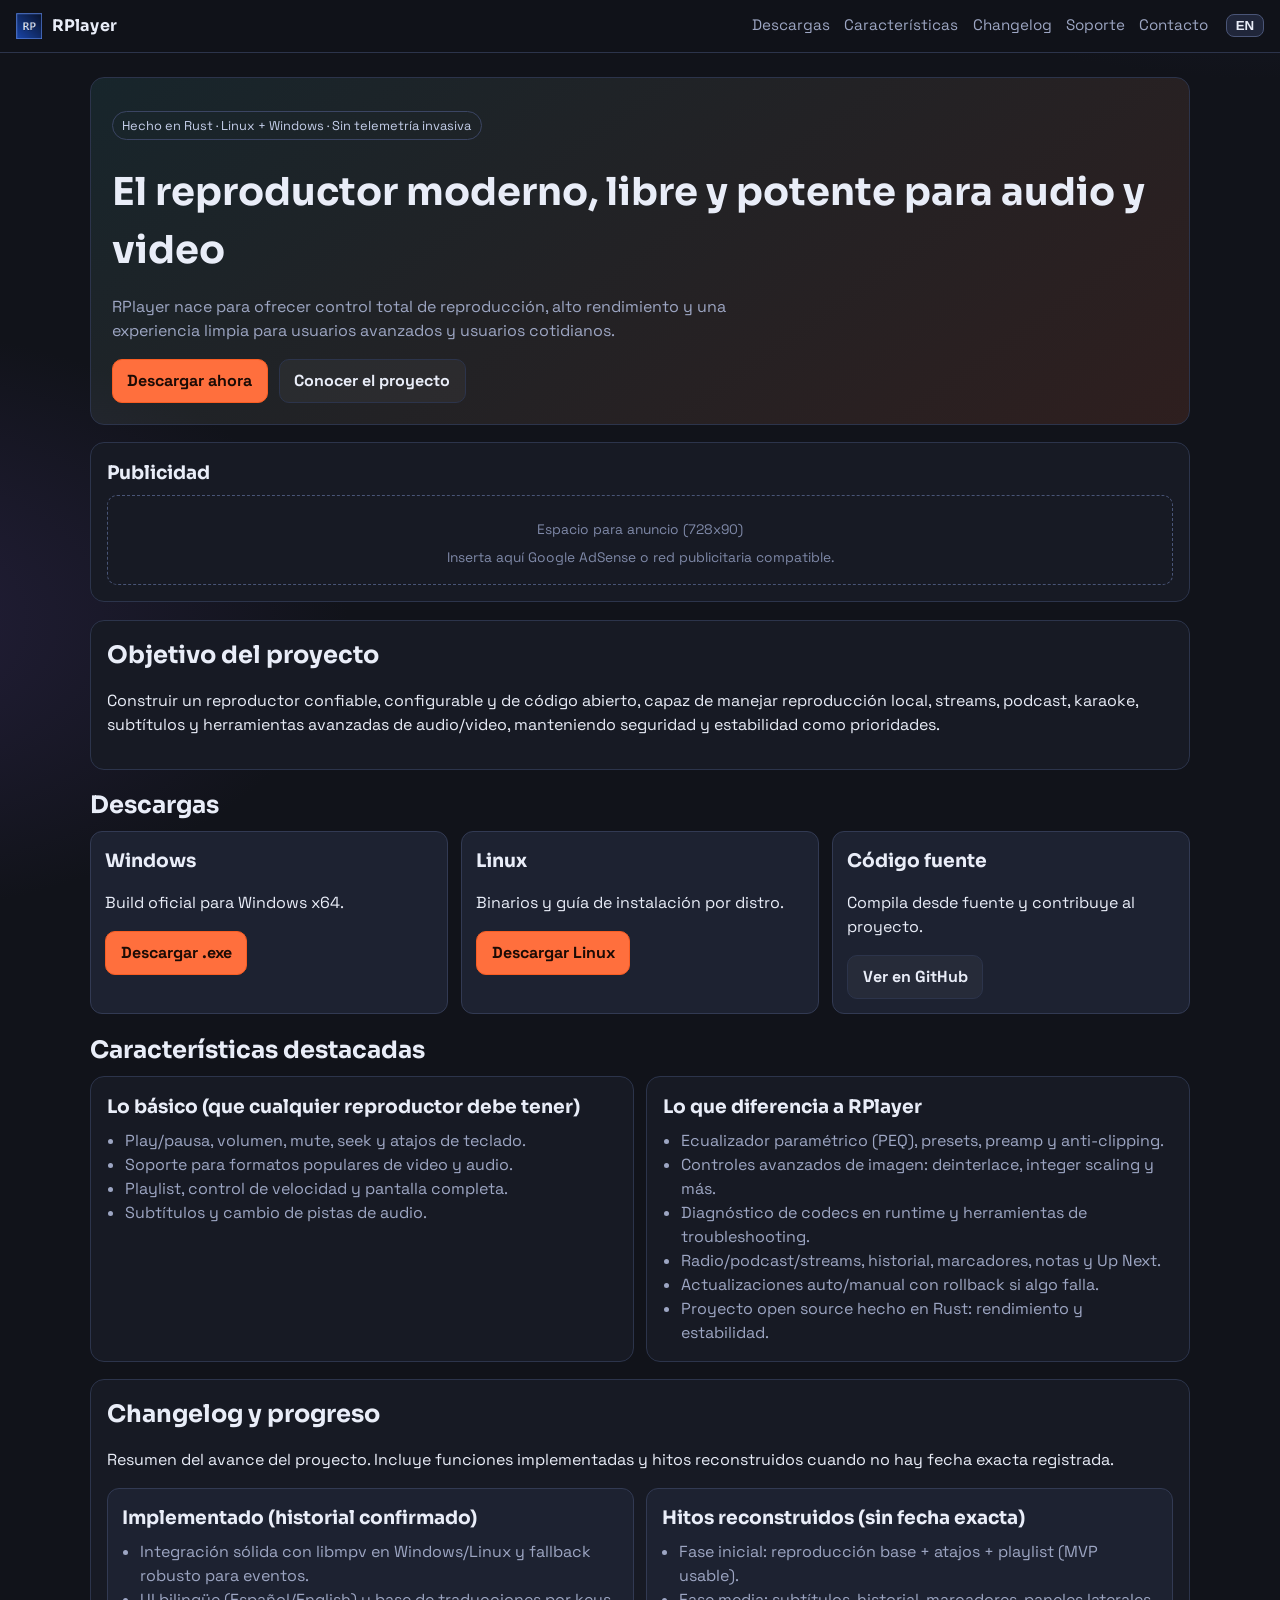
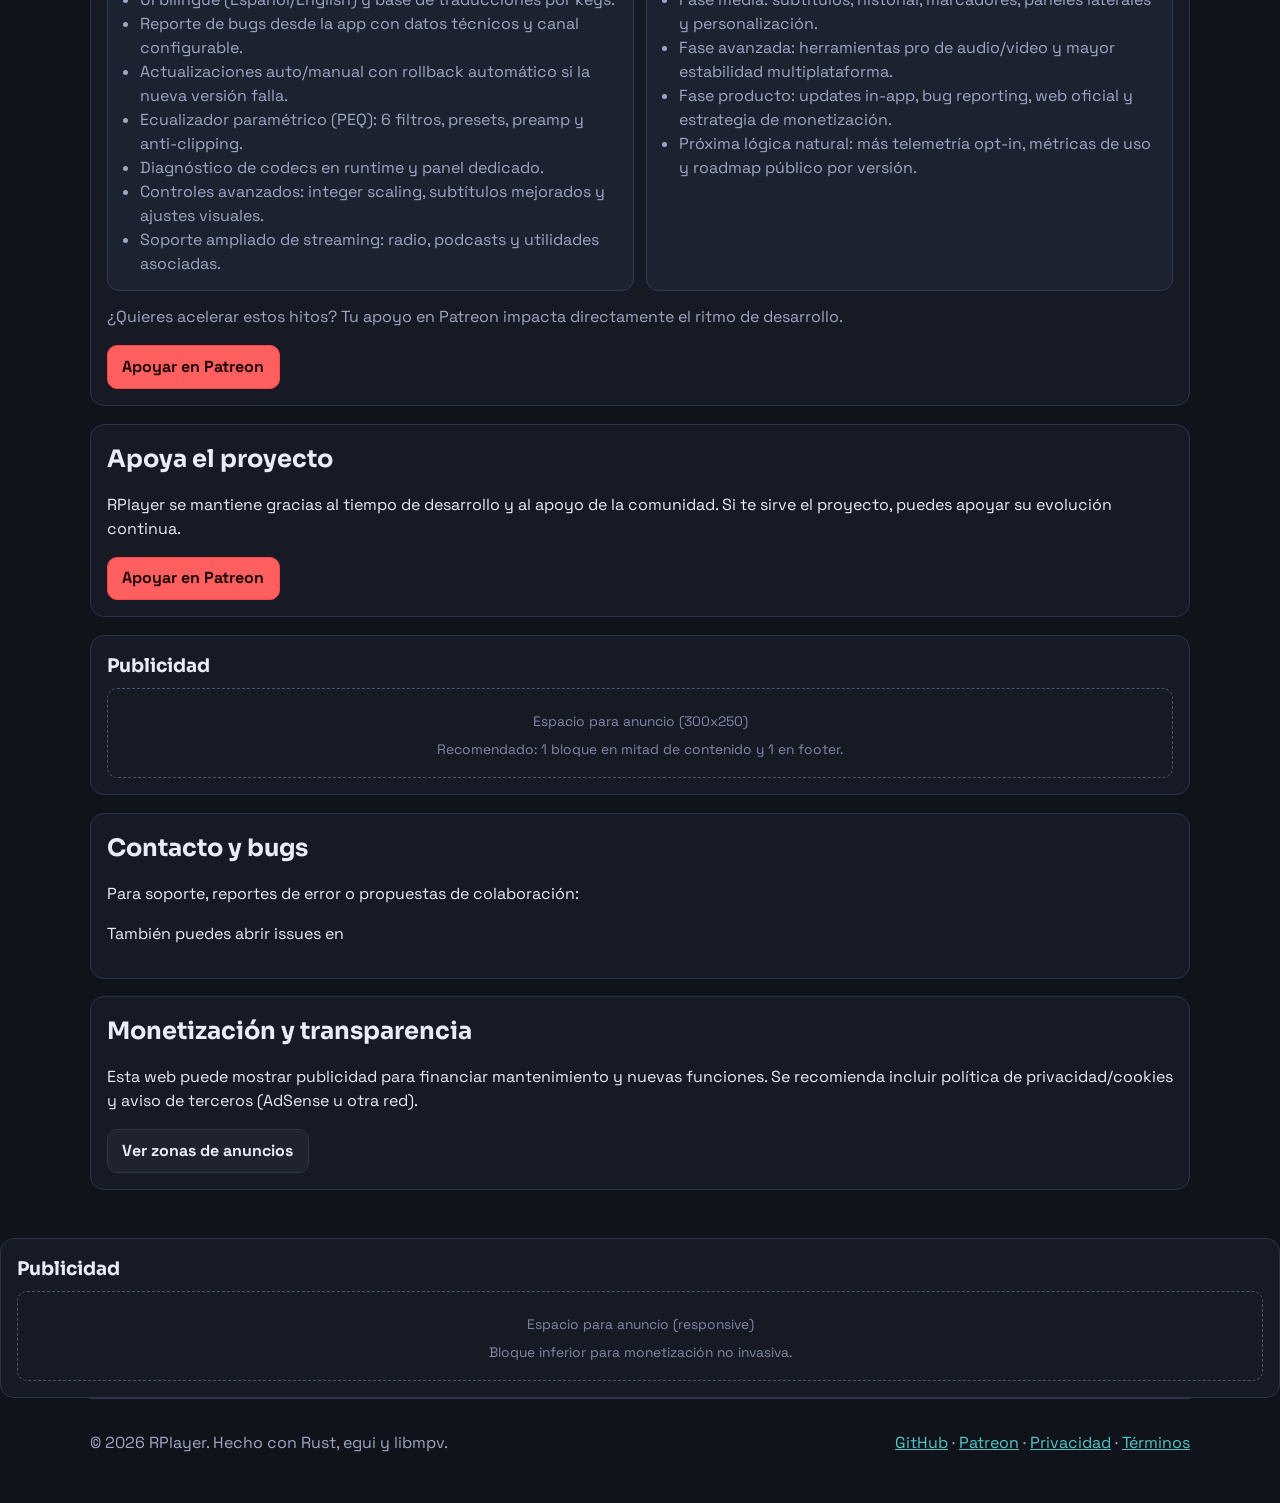
<file: website/index.html>
﻿<!doctype html>
<html lang="es">
  <head>
    <meta charset="utf-8" />
    <meta name="viewport" content="width=device-width, initial-scale=1" />
    <title>RPlayer | Reproductor libre en Rust</title>
    <meta
      name="description"
      content="RPlayer es un reproductor de video y audio libre, hecho en Rust, con foco en rendimiento, control avanzado y privacidad."
    />
    <link rel="preconnect" href="https://fonts.googleapis.com" />
    <link rel="preconnect" href="https://fonts.gstatic.com" crossorigin />
    <link
      href="https://fonts.googleapis.com/css2?family=Space+Grotesk:wght@400;500;700&family=Sora:wght@600;700;800&display=swap"
      rel="stylesheet"
    />
    <link rel="stylesheet" href="./styles.css" />
    <script src="./ads.js" defer></script>
  </head>
  <body>
    <header class="topbar">
      <div class="brand">
        <img src="./assets/icon-rp.png" alt="RPlayer" />
        <strong>RPlayer</strong>
      </div>
      <nav>
        <a href="#descargas" id="nav-downloads">Descargas</a>
        <a href="#caracteristicas" id="nav-features">Características</a>
        <a href="#changelog" id="nav-changelog">Changelog</a>
        <a href="#soporte" id="nav-support">Soporte</a>
        <a href="#contacto" id="nav-contact">Contacto</a>
        <button id="lang-toggle" class="lang-toggle" type="button">EN</button>
      </nav>
    </header>

    <main>
      <section class="hero">
        <p class="tag" id="hero-tag">Hecho en Rust · Linux + Windows · Sin telemetría invasiva</p>
        <h1 id="hero-title">El reproductor moderno, libre y potente para audio y video</h1>
        <p class="lead" id="hero-lead">
          RPlayer nace para ofrecer control total de reproducción, alto rendimiento y una experiencia
          limpia para usuarios avanzados y usuarios cotidianos.
        </p>
        <div class="cta-row">
          <a class="btn primary" href="#descargas" id="hero-cta-download">Descargar ahora</a>
          <a class="btn ghost" href="#objetivo" id="hero-cta-about">Conocer el proyecto</a>
        </div>
      </section>

      <section id="ads-top" class="ad-block">
        <h3 id="ads-top-title">Publicidad</h3>
        <div class="ad-slot" data-ad-slot="1111111111">
          <span id="ads-top-slot">Espacio para anuncio (728x90)</span>
          <span id="ads-top-hint">Inserta aquí Google AdSense o red publicitaria compatible.</span>
        </div>
      </section>

      <section id="objetivo" class="card">
        <h2 id="goal-title">Objetivo del proyecto</h2>
        <p id="goal-text">
          Construir un reproductor confiable, configurable y de código abierto, capaz de manejar
          reproducción local, streams, podcast, karaoke, subtítulos y herramientas avanzadas de audio/video,
          manteniendo seguridad y estabilidad como prioridades.
        </p>
      </section>

      <section id="descargas">
        <h2 id="downloads-title">Descargas</h2>
        <div class="grid three">
          <article class="download-card">
            <h3 id="dl-win-title">Windows</h3>
            <p id="dl-win-text">Build oficial para Windows x64.</p>
            <a class="btn primary" id="dl-win-btn" href="https://github.com/TU_ORG/rplayer/releases/latest" target="_blank" rel="noreferrer">Descargar .exe</a>
          </article>
          <article class="download-card">
            <h3 id="dl-linux-title">Linux</h3>
            <p id="dl-linux-text">Binarios y guía de instalación por distro.</p>
            <a class="btn primary" id="dl-linux-btn" href="https://github.com/TU_ORG/rplayer/releases/latest" target="_blank" rel="noreferrer">Descargar Linux</a>
          </article>
          <article class="download-card">
            <h3 id="dl-src-title">Código fuente</h3>
            <p id="dl-src-text">Compila desde fuente y contribuye al proyecto.</p>
            <a class="btn ghost" id="dl-src-btn" href="https://github.com/TU_ORG/rplayer" target="_blank" rel="noreferrer">Ver en GitHub</a>
          </article>
        </div>
      </section>

      <section id="caracteristicas">
        <h2 id="features-title">Características destacadas</h2>
        <div class="grid two">
          <article class="card">
            <h3 id="basic-title">Lo básico (que cualquier reproductor debe tener)</h3>
            <ul>
              <li id="basic-1">Play/pausa, volumen, mute, seek y atajos de teclado.</li>
              <li id="basic-2">Soporte para formatos populares de video y audio.</li>
              <li id="basic-3">Playlist, control de velocidad y pantalla completa.</li>
              <li id="basic-4">Subtítulos y cambio de pistas de audio.</li>
            </ul>
          </article>
          <article class="card">
            <h3 id="pro-title">Lo que diferencia a RPlayer</h3>
            <ul>
              <li id="pro-1">Ecualizador paramétrico (PEQ), presets, preamp y anti-clipping.</li>
              <li id="pro-2">Controles avanzados de imagen: deinterlace, integer scaling y más.</li>
              <li id="pro-3">Diagnóstico de codecs en runtime y herramientas de troubleshooting.</li>
              <li id="pro-4">Radio/podcast/streams, historial, marcadores, notas y Up Next.</li>
              <li id="pro-5">Actualizaciones auto/manual con rollback si algo falla.</li>
              <li id="pro-6">Proyecto open source hecho en Rust: rendimiento y estabilidad.</li>
            </ul>
          </article>
        </div>
      </section>

      <section id="changelog" class="card">
        <h2 id="changelog-title">Changelog y progreso</h2>
        <p id="changelog-lead">
          Resumen del avance del proyecto. Incluye funciones implementadas y hitos reconstruidos cuando no hay fecha exacta registrada.
        </p>
        <div class="grid two timeline-wrap">
          <article class="timeline">
            <h3 id="implemented-title">Implementado (historial confirmado)</h3>
            <ul>
              <li id="impl-1">Integración sólida con libmpv en Windows/Linux y fallback robusto para eventos.</li>
              <li id="impl-2">UI bilingüe (Español/English) y base de traducciones por keys.</li>
              <li id="impl-3">Reporte de bugs desde la app con datos técnicos y canal configurable.</li>
              <li id="impl-4">Actualizaciones auto/manual con rollback automático si la nueva versión falla.</li>
              <li id="impl-5">Ecualizador paramétrico (PEQ): 6 filtros, presets, preamp y anti-clipping.</li>
              <li id="impl-6">Diagnóstico de codecs en runtime y panel dedicado.</li>
              <li id="impl-7">Controles avanzados: integer scaling, subtítulos mejorados y ajustes visuales.</li>
              <li id="impl-8">Soporte ampliado de streaming: radio, podcasts y utilidades asociadas.</li>
            </ul>
          </article>
          <article class="timeline">
            <h3 id="reconstructed-title">Hitos reconstruidos (sin fecha exacta)</h3>
            <ul>
              <li id="rec-1">Fase inicial: reproducción base + atajos + playlist (MVP usable).</li>
              <li id="rec-2">Fase media: subtítulos, historial, marcadores, paneles laterales y personalización.</li>
              <li id="rec-3">Fase avanzada: herramientas pro de audio/video y mayor estabilidad multiplataforma.</li>
              <li id="rec-4">Fase producto: updates in-app, bug reporting, web oficial y estrategia de monetización.</li>
              <li id="rec-5">Próxima lógica natural: más telemetría opt-in, métricas de uso y roadmap público por versión.</li>
            </ul>
          </article>
        </div>
        <p id="changelog-note" class="note">
          ¿Quieres acelerar estos hitos? Tu apoyo en Patreon impacta directamente el ritmo de desarrollo.
        </p>
        <a class="btn patreon" id="changelog-patreon-btn" href="https://patreon.com/TU_USUARIO" target="_blank" rel="noreferrer">Apoyar en Patreon</a>
      </section>

      <section id="soporte" class="card">
        <h2 id="support-title">Apoya el proyecto</h2>
        <p id="support-text">
          RPlayer se mantiene gracias al tiempo de desarrollo y al apoyo de la comunidad.
          Si te sirve el proyecto, puedes apoyar su evolución continua.
        </p>
        <a class="btn patreon" id="support-btn" href="https://patreon.com/TU_USUARIO" target="_blank" rel="noreferrer">Apoyar en Patreon</a>
      </section>

      <section id="ads-mid" class="ad-block">
        <h3 id="ads-mid-title">Publicidad</h3>
        <div class="ad-slot" data-ad-slot="2222222222">
          <span id="ads-mid-slot">Espacio para anuncio (300x250)</span>
          <span id="ads-mid-hint">Recomendado: 1 bloque en mitad de contenido y 1 en footer.</span>
        </div>
      </section>

      <section id="contacto" class="card">
        <h2 id="contact-title">Contacto y bugs</h2>
        <p id="contact-text-1">
          Para soporte, reportes de error o propuestas de colaboración:
          <a href="mailto:contacto@rplayer.app">contacto@rplayer.app</a>
        </p>
        <p id="contact-text-2">
          También puedes abrir issues en
          <a href="https://github.com/TU_ORG/rplayer/issues" target="_blank" rel="noreferrer">GitHub</a>.
        </p>
      </section>

      <section class="card monetization">
        <h2 id="monet-title">Monetización y transparencia</h2>
        <p id="monet-text">
          Esta web puede mostrar publicidad para financiar mantenimiento y nuevas funciones.
          Se recomienda incluir política de privacidad/cookies y aviso de terceros (AdSense u otra red).
        </p>
        <a class="btn ghost" id="monet-btn" href="#ads-top">Ver zonas de anuncios</a>
      </section>
    </main>

    <section id="ads-footer" class="ad-block ad-container">
      <h3>Publicidad</h3>
      <div class="ad-slot" data-ad-slot="3333333333">
        <span>Espacio para anuncio (responsive)</span>
        <span>Bloque inferior para monetización no invasiva.</span>
      </div>
    </section>

    <footer>
      <p id="footer-text">© <span id="year"></span> RPlayer. Hecho con Rust, egui y libmpv.</p>
      <p>
        <a href="https://github.com/TU_ORG/rplayer" target="_blank" rel="noreferrer">GitHub</a>
        ·
        <a href="https://patreon.com/TU_USUARIO" target="_blank" rel="noreferrer">Patreon</a>
        ·
        <a href="./privacy.html">Privacidad</a>
        ·
        <a href="./terms.html">Términos</a>
      </p>
    </footer>

    <script src="./app.js"></script>
  </body>
</html>
</file>
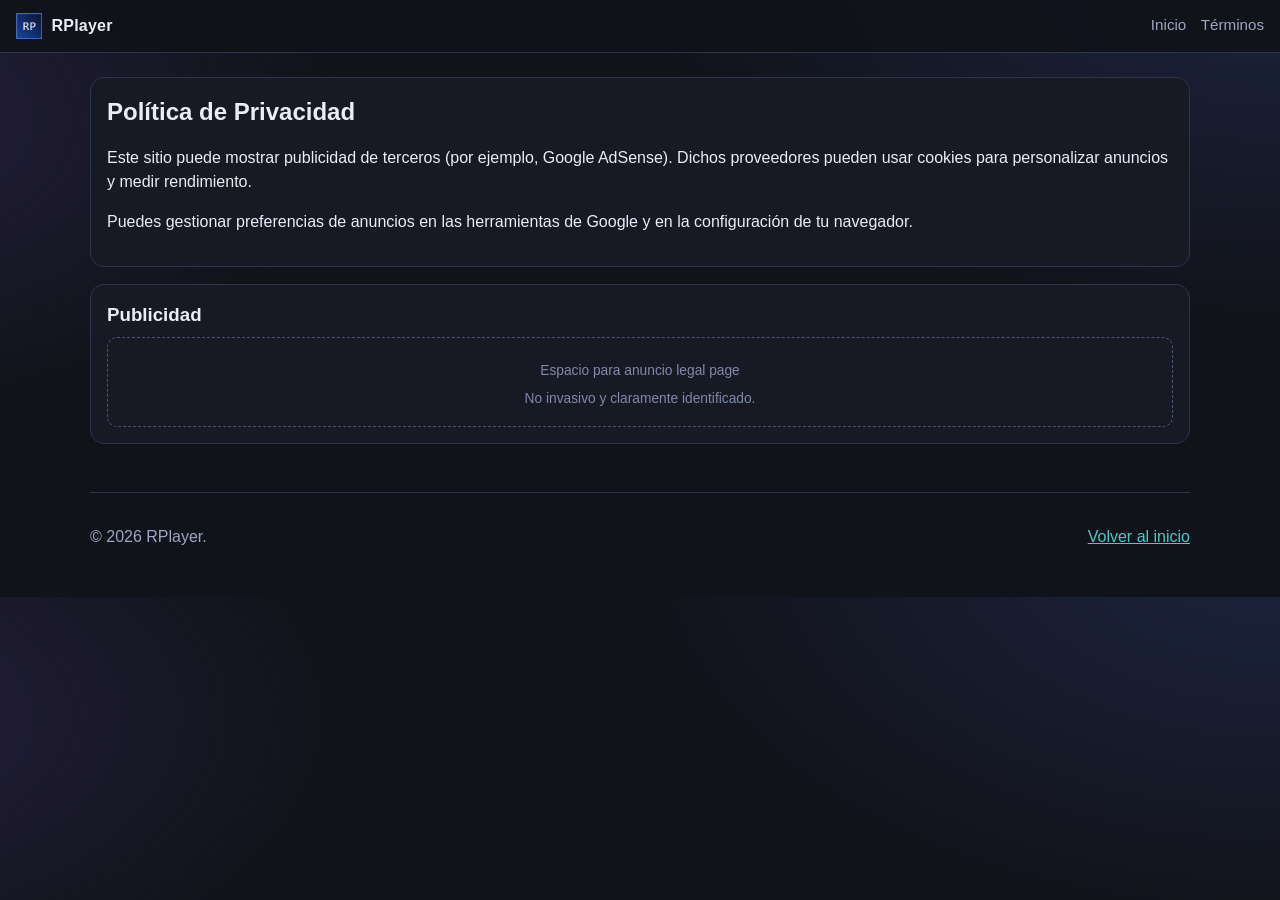
<file: website/privacy.html>
<!doctype html>
<html lang="es">
  <head>
    <meta charset="utf-8" />
    <meta name="viewport" content="width=device-width, initial-scale=1" />
    <title>RPlayer | Política de Privacidad</title>
    <link rel="stylesheet" href="./styles.css" />
    <script src="./ads.js" defer></script>
  </head>
  <body>
    <header class="topbar">
      <div class="brand">
        <img src="./assets/icon-rp.png" alt="RPlayer" />
        <strong>RPlayer</strong>
      </div>
      <nav>
        <a href="./index.html">Inicio</a>
        <a href="./terms.html">Términos</a>
      </nav>
    </header>

    <main>
      <section class="card">
        <h1>Política de Privacidad</h1>
        <p>
          Este sitio puede mostrar publicidad de terceros (por ejemplo, Google AdSense). Dichos
          proveedores pueden usar cookies para personalizar anuncios y medir rendimiento.
        </p>
        <p>
          Puedes gestionar preferencias de anuncios en las herramientas de Google y en la
          configuración de tu navegador.
        </p>
      </section>

      <section class="ad-block">
        <h3>Publicidad</h3>
        <div class="ad-slot" data-ad-slot="4444444444">
          <span>Espacio para anuncio legal page</span>
          <span>No invasivo y claramente identificado.</span>
        </div>
      </section>
    </main>

    <footer>
      <p>© <span id="year"></span> RPlayer.</p>
      <p><a href="./index.html">Volver al inicio</a></p>
    </footer>

    <script>document.getElementById("year").textContent = new Date().getFullYear();</script>
  </body>
</html>
</file>
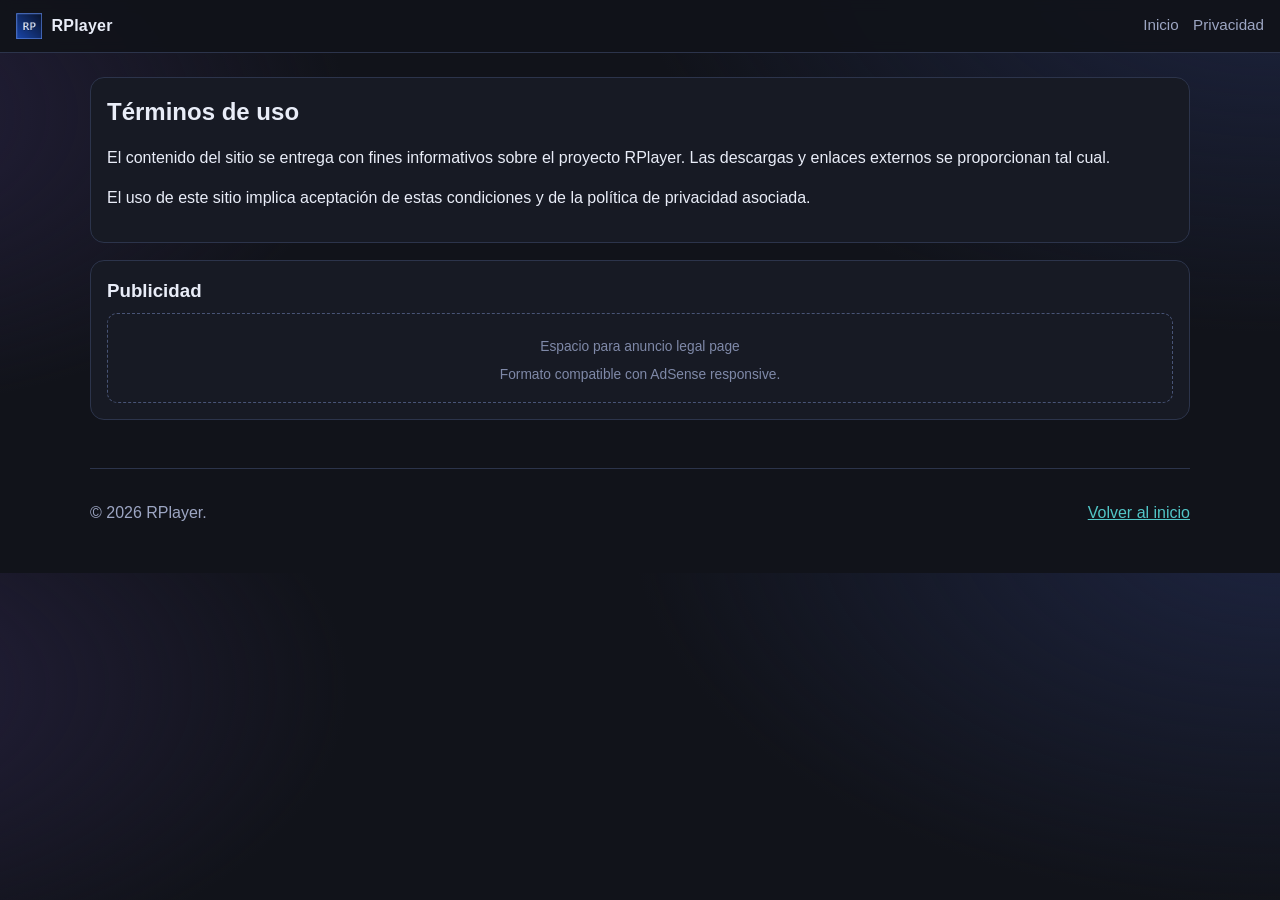
<file: website/terms.html>
<!doctype html>
<html lang="es">
  <head>
    <meta charset="utf-8" />
    <meta name="viewport" content="width=device-width, initial-scale=1" />
    <title>RPlayer | Términos</title>
    <link rel="stylesheet" href="./styles.css" />
    <script src="./ads.js" defer></script>
  </head>
  <body>
    <header class="topbar">
      <div class="brand">
        <img src="./assets/icon-rp.png" alt="RPlayer" />
        <strong>RPlayer</strong>
      </div>
      <nav>
        <a href="./index.html">Inicio</a>
        <a href="./privacy.html">Privacidad</a>
      </nav>
    </header>

    <main>
      <section class="card">
        <h1>Términos de uso</h1>
        <p>
          El contenido del sitio se entrega con fines informativos sobre el proyecto RPlayer.
          Las descargas y enlaces externos se proporcionan tal cual.
        </p>
        <p>
          El uso de este sitio implica aceptación de estas condiciones y de la política de
          privacidad asociada.
        </p>
      </section>

      <section class="ad-block">
        <h3>Publicidad</h3>
        <div class="ad-slot" data-ad-slot="5555555555">
          <span>Espacio para anuncio legal page</span>
          <span>Formato compatible con AdSense responsive.</span>
        </div>
      </section>
    </main>

    <footer>
      <p>© <span id="year"></span> RPlayer.</p>
      <p><a href="./index.html">Volver al inicio</a></p>
    </footer>

    <script>document.getElementById("year").textContent = new Date().getFullYear();</script>
  </body>
</html>
</file>
<file: website/styles.css>
:root {
  --bg: #11131a;
  --bg-soft: #171a24;
  --card: #1d2231;
  --text: #e9edf8;
  --muted: #9da6c3;
  --line: #2c344b;
  --brand: #ff6f3d;
  --brand-2: #52c7c8;
}

* {
  box-sizing: border-box;
}

html,
body {
  margin: 0;
  padding: 0;
}

body {
  font-family: "Space Grotesk", sans-serif;
  background:
    radial-gradient(1000px 600px at 100% -10%, #1d2440 0%, transparent 65%),
    radial-gradient(900px 500px at -15% 20%, #25203d 0%, transparent 60%),
    var(--bg);
  color: var(--text);
  line-height: 1.5;
}

.topbar {
  position: sticky;
  top: 0;
  z-index: 20;
  display: flex;
  justify-content: space-between;
  align-items: center;
  padding: 0.8rem 1rem;
  background: rgba(17, 19, 26, 0.92);
  border-bottom: 1px solid var(--line);
  backdrop-filter: blur(6px);
}

.brand {
  display: flex;
  align-items: center;
  gap: 0.6rem;
}

.brand img {
  width: 26px;
  height: 26px;
}

.brand strong {
  font-family: "Sora", sans-serif;
  letter-spacing: 0.2px;
}

nav {
  display: flex;
  gap: 0.9rem;
}

nav a {
  color: var(--muted);
  text-decoration: none;
  font-size: 0.95rem;
}

nav a:hover {
  color: var(--text);
}

.lang-toggle {
  margin-left: 0.2rem;
  border: 1px solid #4a5577;
  background: #20263a;
  color: #e9edf8;
  border-radius: 8px;
  padding: 0.2rem 0.55rem;
  font-weight: 700;
  cursor: pointer;
}

.lang-toggle:hover {
  background: #27304b;
}

main {
  width: min(1100px, 94vw);
  margin: 1.5rem auto 3rem auto;
  display: grid;
  gap: 1.1rem;
}

h1,
h2,
h3 {
  font-family: "Sora", sans-serif;
  margin: 0 0 0.5rem 0;
}

.hero {
  padding: 1.3rem;
  border: 1px solid var(--line);
  border-radius: 14px;
  background: linear-gradient(145deg, rgba(82, 199, 200, 0.1), rgba(255, 111, 61, 0.12));
}

.tag {
  display: inline-block;
  padding: 0.24rem 0.6rem;
  border-radius: 999px;
  border: 1px solid #3b4563;
  color: #c4cee9;
  font-size: 0.8rem;
}

.hero h1 {
  margin-top: 0.7rem;
  font-size: clamp(1.6rem, 3vw, 2.6rem);
}

.lead {
  color: var(--muted);
  max-width: 70ch;
}

.cta-row {
  margin-top: 0.9rem;
  display: flex;
  gap: 0.7rem;
  flex-wrap: wrap;
}

.btn {
  display: inline-block;
  border-radius: 10px;
  padding: 0.55rem 0.9rem;
  text-decoration: none;
  font-weight: 700;
  border: 1px solid var(--line);
  transition: transform 0.16s ease, opacity 0.16s ease;
}

.btn:hover {
  transform: translateY(-1px);
  opacity: 0.96;
}

.btn.primary {
  background: var(--brand);
  border-color: #f95d23;
  color: #1c0b05;
}

.btn.ghost {
  color: var(--text);
  background: rgba(255, 255, 255, 0.04);
}

.btn.patreon {
  background: #ff5f5f;
  color: #220606;
  border-color: #ff4747;
}

.card,
.ad-block {
  background: var(--bg-soft);
  border: 1px solid var(--line);
  border-radius: 14px;
  padding: 1rem;
}

.grid {
  display: grid;
  gap: 0.8rem;
}

.grid.three {
  grid-template-columns: repeat(3, minmax(0, 1fr));
}

.grid.two {
  grid-template-columns: repeat(2, minmax(0, 1fr));
}

.download-card {
  border: 1px solid #323a53;
  border-radius: 12px;
  background: var(--card);
  padding: 0.9rem;
}

.timeline-wrap {
  margin-top: 0.7rem;
}

.timeline {
  border: 1px solid #323a53;
  border-radius: 12px;
  background: var(--card);
  padding: 0.9rem;
}

.note {
  color: var(--muted);
  margin-top: 0.9rem;
}

ul {
  margin: 0;
  padding-left: 1.1rem;
  color: var(--muted);
}

.ad-slot {
  margin-top: 0.5rem;
  border: 1px dashed #485476;
  border-radius: 10px;
  min-height: 90px;
  display: grid;
  place-items: center;
  text-align: center;
  color: #aab3ce;
  padding: 1rem;
}

.ad-slot span {
  display: block;
  color: #7f89a8;
  font-size: 0.86rem;
  margin-top: 0.35rem;
}

a {
  color: var(--brand-2);
}

footer {
  width: min(1100px, 94vw);
  margin: 0 auto 2rem auto;
  border-top: 1px solid var(--line);
  padding-top: 1rem;
  color: var(--muted);
  display: flex;
  justify-content: space-between;
  gap: 1rem;
  flex-wrap: wrap;
}

@media (max-width: 920px) {
  .grid.three {
    grid-template-columns: 1fr;
  }
  .grid.two {
    grid-template-columns: 1fr;
  }
}

@media (max-width: 680px) {
  .topbar {
    flex-direction: column;
    align-items: flex-start;
    gap: 0.5rem;
  }
  nav {
    flex-wrap: wrap;
  }
}
</file>
